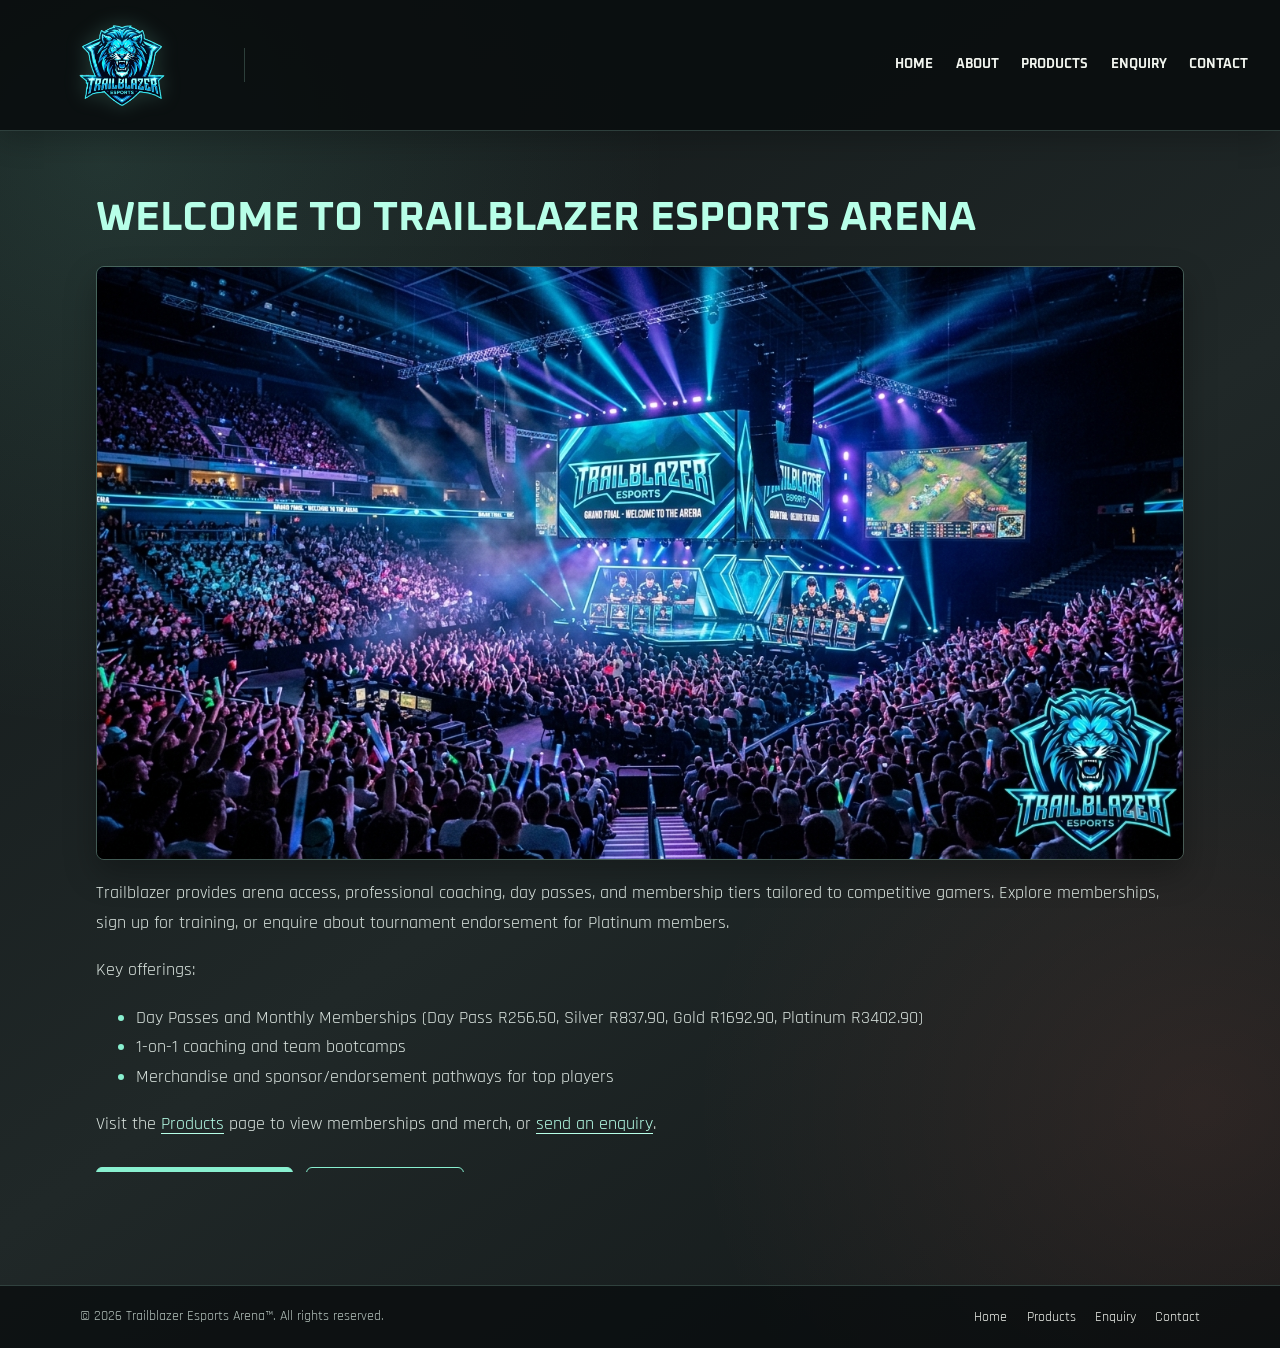
<file: index.html>
<!DOCTYPE html>
<html lang="en">
<head>
    <meta charset="UTF-8">
    <meta name="viewport" content="width=device-width, initial-scale=1.0">
    <title>Home</title>
    <link rel="icon" type="image/png" href="Images_Resources/TrailBlazer Logo.png">
    <link rel="stylesheet" href="CSS/style.css">
</head>
<body>
        <header class="site-header">
            <nav class="main-nav" aria-label="Main navigation">
                <a class="brand" href="index.html" aria-label="Trailblazer home">
                    <img src="Images_Resources/TrailBlazer Logo.png" alt="TrailBlazer Logo">
                </a>
                <div class="nav-links">
                    <a href="index.html">Home</a>
                    <a href="About.html">About</a>
                    <a href="Products.html">Products</a>
                    <a href="Enquiry.html">Enquiry</a>
                    <a href="Contact.html">Contact</a>
                </div>
            </nav>
        </header>

        <main>
            <h1>Welcome to Trailblazer Esports Arena</h1>
            <img src="Images_Resources/Arena.png" alt="Trailblazer esports arena" style="max-width: 100%; height: auto; display: block; margin: 1rem 0;">
            <p>Trailblazer provides arena access, professional coaching, day passes, and membership tiers tailored to competitive gamers. Explore memberships, sign up for training, or enquire about tournament endorsement for Platinum members.</p>
            <p>Key offerings:</p>
            <ul>
                <li>Day Passes and Monthly Memberships (Day Pass R256.50, Silver R837.90, Gold R1692.90, Platinum R3402.90)</li>
                <li>1-on-1 coaching and team bootcamps</li>
                <li>Merchandise and sponsor/endorsement pathways for top players</li>
            </ul>
            <p>Visit the <a href="Products.html">Products</a> page to view memberships and merch, or <a href="Enquiry.html">send an enquiry</a>.</p>
            <div class="page-actions">
                <a class="button-link" href="Products.html">Explore memberships</a>
                <a class="button-link secondary" href="Enquiry.html">Make an enquiry</a>
            </div>
        </main>
<footer class="site-footer">
    <p>&copy; 2026 Trailblazer Esports Arena&trade;. All rights reserved.</p>
    <nav class="footer-links" aria-label="Footer navigation">
        <a href="index.html">Home</a><a href="Products.html">Products</a><a href="Enquiry.html">Enquiry</a><a href="Contact.html">Contact</a>
    </nav>
</footer>
<script src="JS/page-transition.js" defer></script>
</body>
</html>
</file>
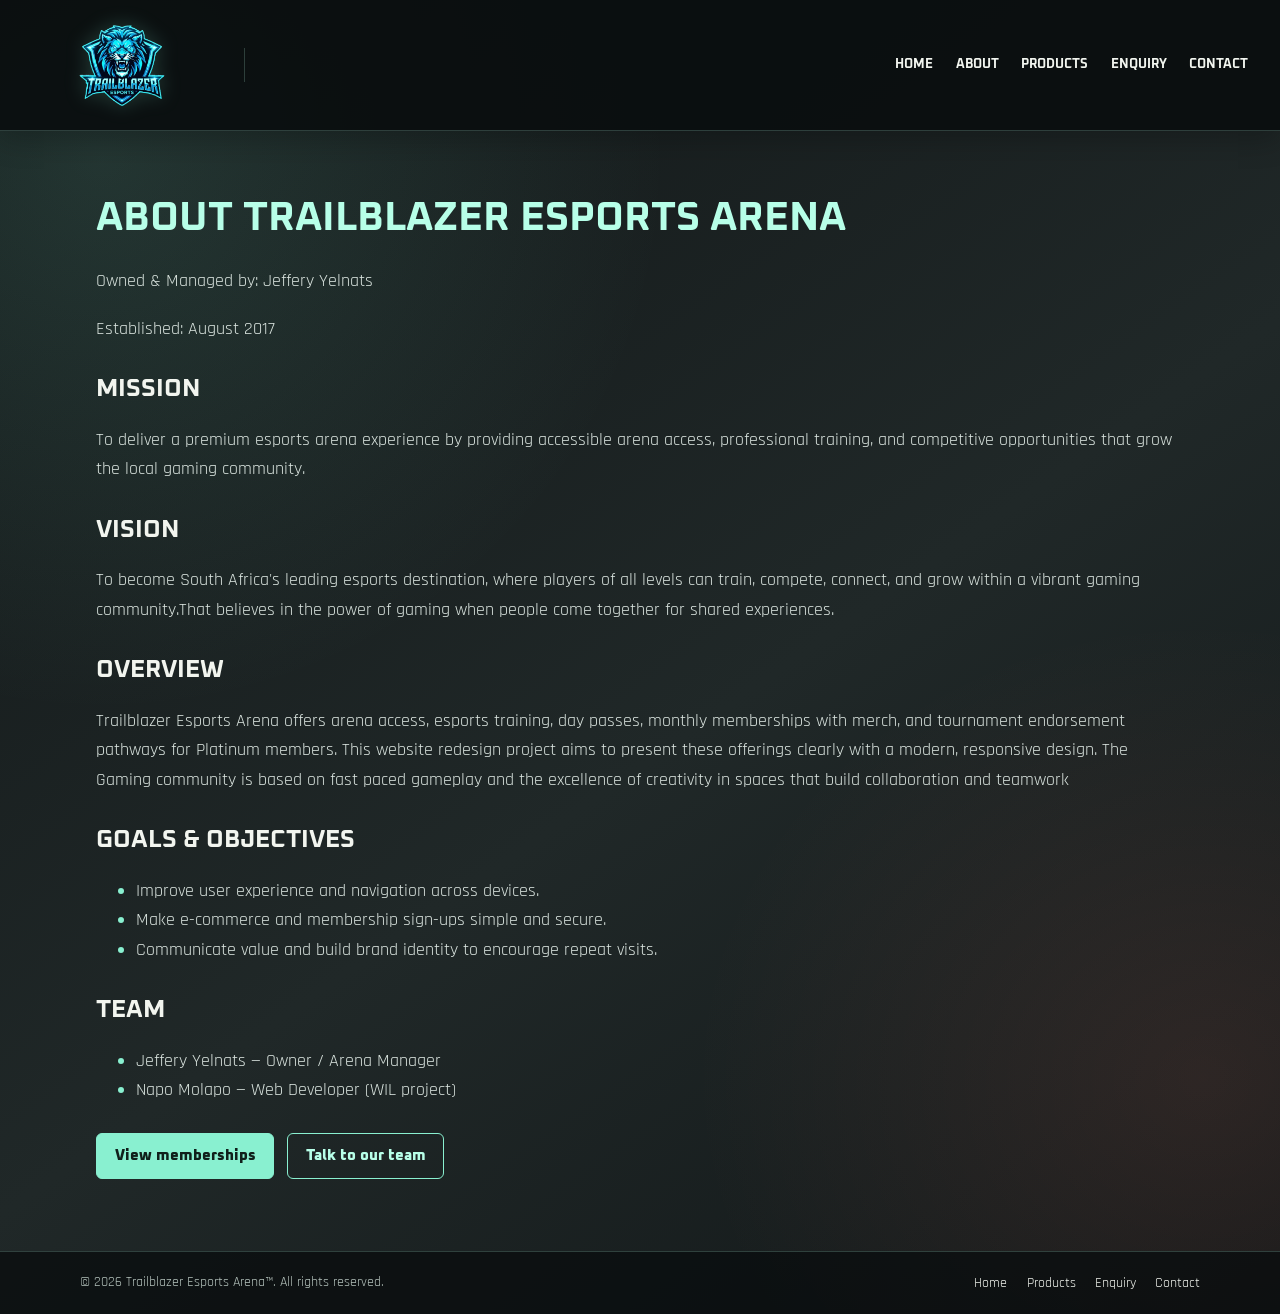
<file: About.html>
<!doctype html>
<html lang="en">
  <head>
    <meta charset="utf-8" />
    <meta name="viewport" content="width=device-width, initial-scale=1" />
    <title>About Us</title>
    <link rel="stylesheet" href="CSS/style.css">
  </head>
  <body>
    <header class="site-header">
      <nav class="main-nav" aria-label="Main navigation">
        <a class="brand" href="index.html" aria-label="Trailblazer home">
          <img src="Images_Resources/TrailBlazer Logo.png" alt="TrailBlazer Logo" />
        </a>
        <div class="nav-links">
          <a href="index.html">Home</a>
          <a href="About.html">About</a>
          <a href="Products.html">Products</a>
          <a href="Enquiry.html">Enquiry</a>
          <a href="Contact.html">Contact</a>
        </div>
      </nav>
    </header>
    <main>
      <h1>About Trailblazer Esports Arena</h1>
      <p>Owned &amp; Managed by: Jeffery Yelnats</p>
      <p>Established: August 2017</p>

      <h2>Mission</h2>
      <p>To deliver a premium esports arena experience by providing accessible arena access, professional training, and competitive opportunities that grow the local gaming community.</p>

      <h2>Vision</h2>
      <p>To become South Africa's leading esports destination, where players of all levels can train, compete, connect,
         and grow within a vibrant gaming community.That believes in the power of gaming when people come together for shared experiences.</p>

      <h2>Overview</h2>
      <p>Trailblazer Esports Arena offers arena access, esports training, day passes,
         monthly memberships with merch, and tournament endorsement pathways for Platinum members.
         This website redesign project aims to present these offerings clearly with a modern, responsive design.
        The Gaming community is based on fast paced gameplay and the excellence of creativity in spaces that build collaboration and teamwork</p>

      <h2>Goals &amp; Objectives</h2>
      <ul>
        <li>Improve user experience and navigation across devices.</li>
        <li>Make e-commerce and membership sign-ups simple and secure.</li>
        <li>Communicate value and build brand identity to encourage repeat visits.</li>
      </ul>

      <h2>Team</h2>
      <ul>
        <li>Jeffery Yelnats — Owner / Arena Manager</li>
        <li>Napo Molapo — Web Developer (WIL project)</li>
      </ul>
      <div class="page-actions">
        <a class="button-link" href="Products.html">View memberships</a>
        <a class="button-link secondary" href="Enquiry.html">Talk to our team</a>
      </div>
    </main>
    <footer class="site-footer">
      <p>&copy; 2026 Trailblazer Esports Arena&trade;. All rights reserved.</p>
      <nav class="footer-links" aria-label="Footer navigation">
        <a href="index.html">Home</a><a href="Products.html">Products</a><a href="Enquiry.html">Enquiry</a><a href="Contact.html">Contact</a>
      </nav>
    </footer>
    <script src="JS/page-transition.js" defer></script>
  </body>
</html>
</file>
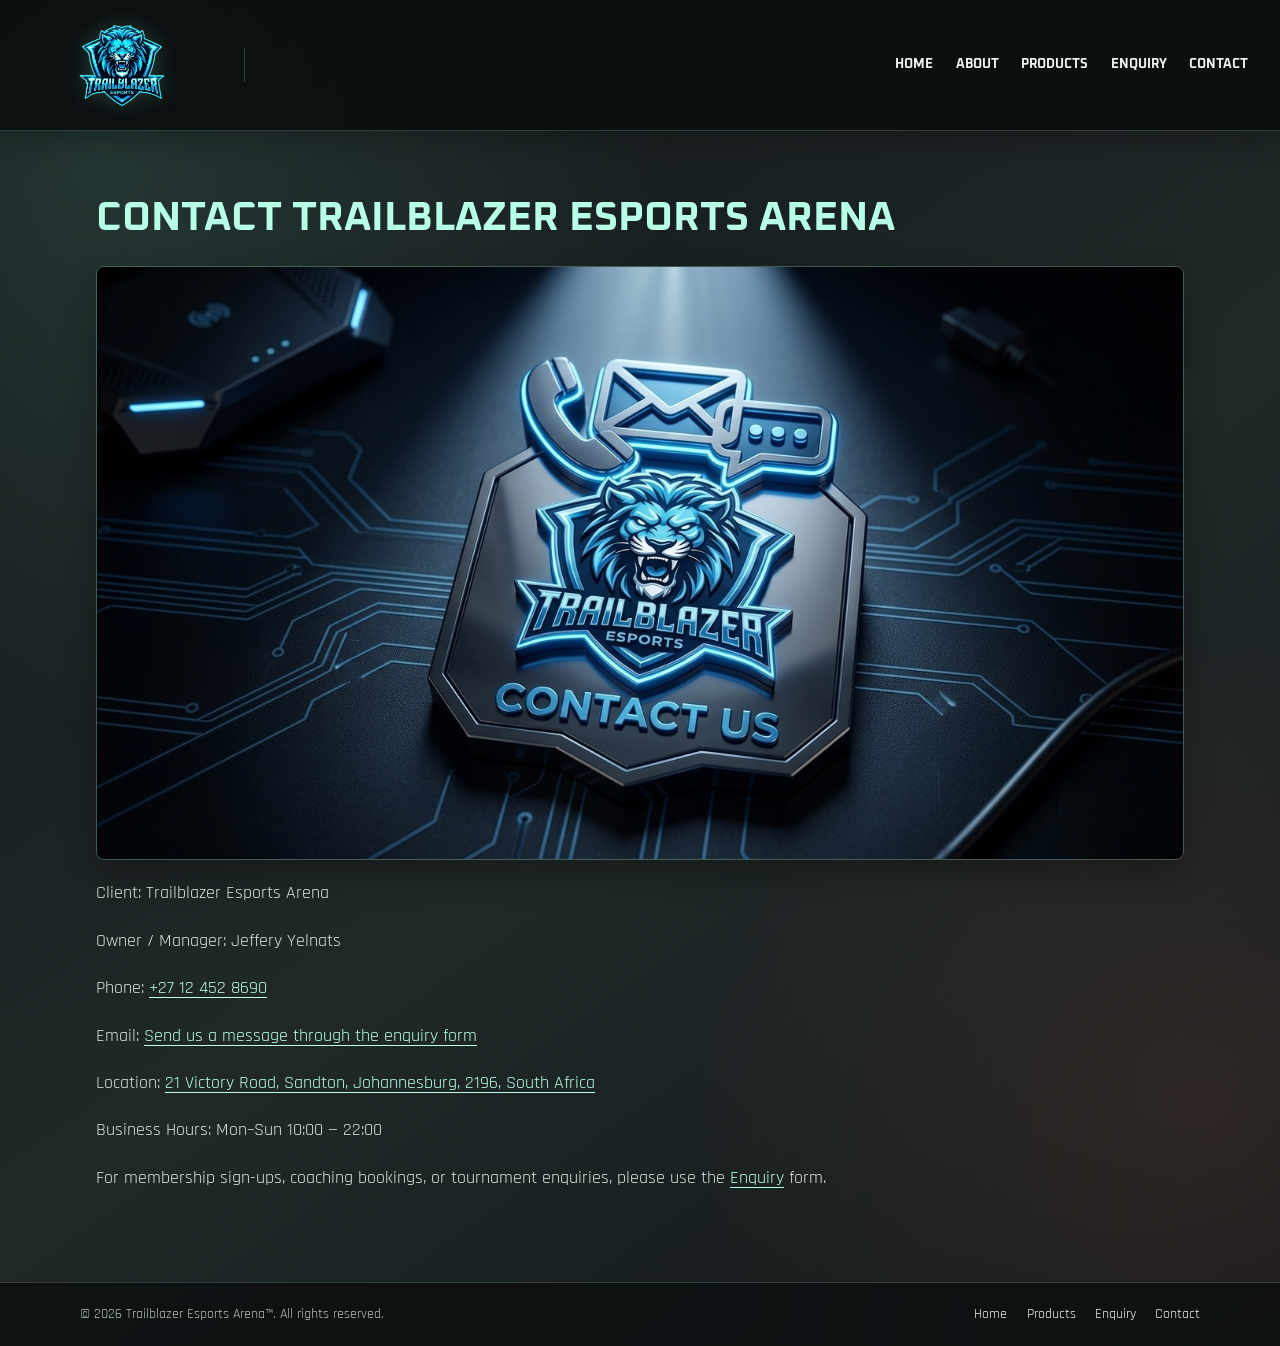
<file: Contact.html>
<!doctype html>
<html lang="en">
  <head>
    <meta charset="utf-8" />
    <meta name="viewport" content="width=device-width, initial-scale=1" />
    <title>Contact</title>
    <link rel="stylesheet" href="CSS/style.css">
  </head>
  <body>
    <header class="site-header">
      <nav class="main-nav" aria-label="Main navigation">
        <a class="brand" href="index.html" aria-label="Trailblazer home">
          <img src="Images_Resources/TrailBlazer Logo.png" alt="TrailBlazer Logo" />
        </a>
        <div class="nav-links">
          <a href="index.html">Home</a>
          <a href="About.html">About</a>
          <a href="Products.html">Products</a>
          <a href="Enquiry.html">Enquiry</a>
          <a href="Contact.html">Contact</a>
        </div>
      </nav>
    </header>
    <main>
      <h1>Contact Trailblazer Esports Arena</h1>
      <img src="Images_Resources/Contact us.jpg" alt="Trailblazer esports arena" style="max-width: 100%; height: auto; display: block; margin: 1rem 0;">
      <p>Client: Trailblazer Esports Arena</p>
      <p>Owner / Manager: Jeffery Yelnats</p>
      <p>Phone: <a href="tel:+27124528690">+27 12 452 8690</a></p>
      <p>Email: <a href="Enquiry.html">Send us a message through the enquiry form</a></p>
      <p>Location: <a href="https://www.google.com/maps/search/?api=1&amp;query=Trailblazer+Esports+Arena%2C+21+Victory+Road%2C+Sandton%2C+Johannesburg%2C+2196%2C+South+Africa" target="_blank" rel="noopener noreferrer">21 Victory Road, Sandton, Johannesburg, 2196, South Africa</a></p>
      <p>Business Hours: Mon–Sun 10:00 — 22:00</p>
      <p>For membership sign-ups, coaching bookings, or tournament enquiries, please use the <a href="Enquiry.html">Enquiry</a> form.</p>
    </main>
    <footer class="site-footer">
      <p>&copy; 2026 Trailblazer Esports Arena&trade;. All rights reserved.</p>
      <nav class="footer-links" aria-label="Footer navigation">
        <a href="index.html">Home</a><a href="Products.html">Products</a><a href="Enquiry.html">Enquiry</a><a href="Contact.html">Contact</a>
      </nav>
    </footer>
    <script src="JS/page-transition.js" defer></script>
  </body>
</html>
</file>
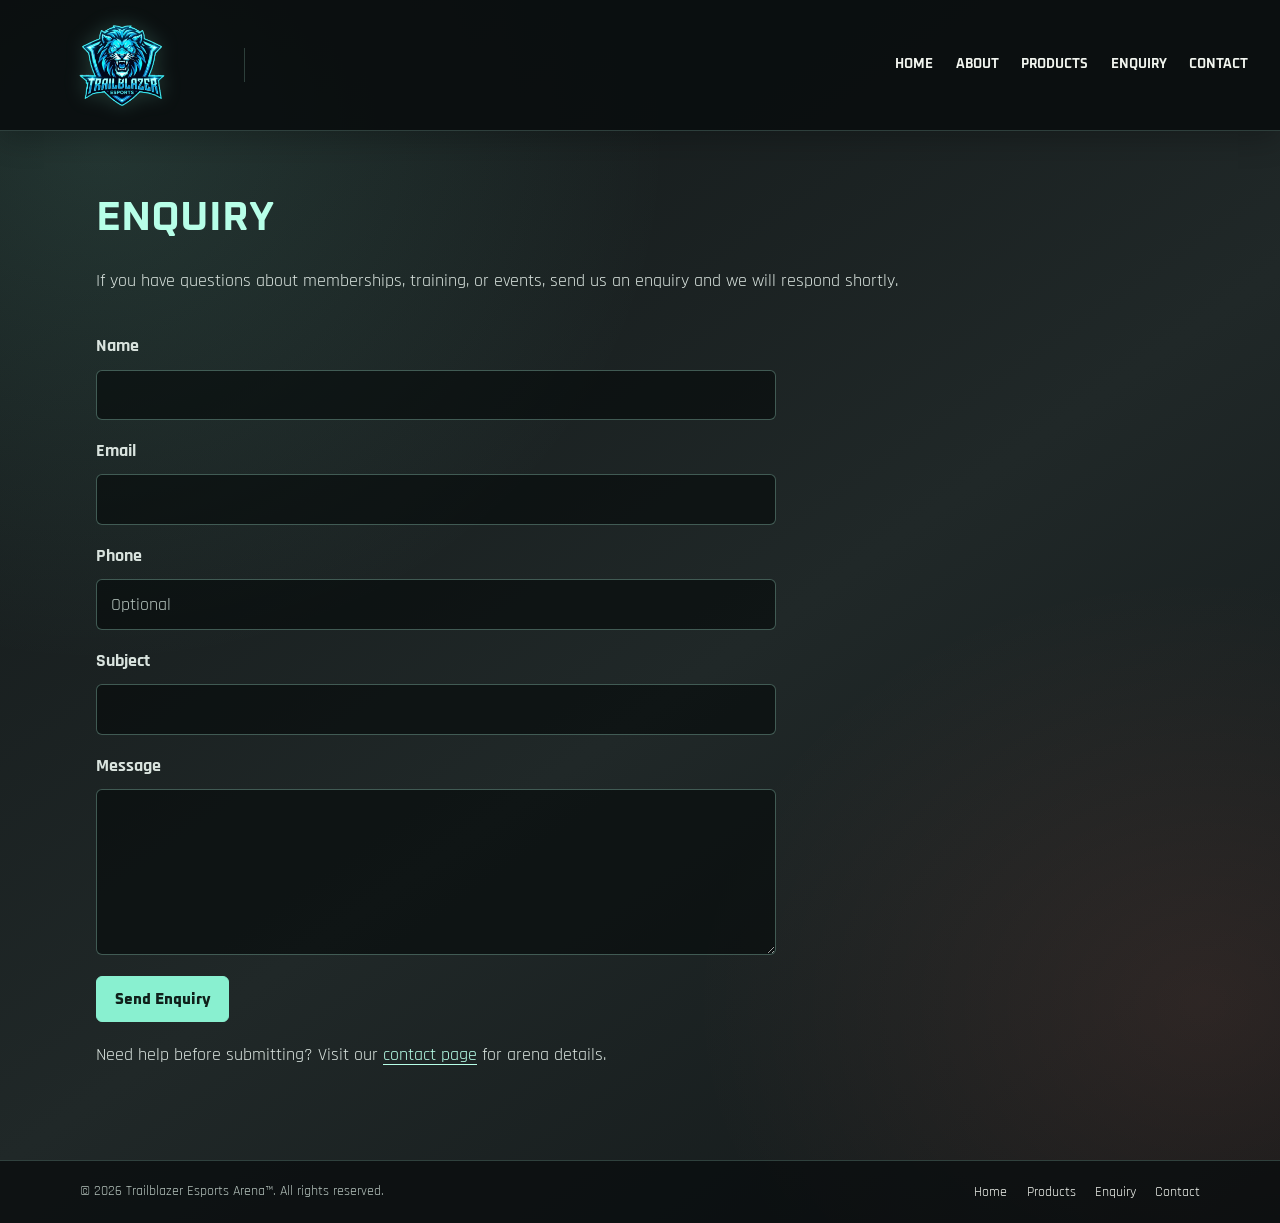
<file: Enquiry.html>
<!doctype html>
<html lang="en">
  <head>
    <meta charset="utf-8" />
    <meta name="viewport" content="width=device-width, initial-scale=1" />
    <meta name="description" content="Send Trailblazer Esports Arena an enquiry about memberships, coaching, tournaments, and events.">
    <meta name="keywords" content="Trailblazer enquiry, esports memberships, gaming coaching, tournament questions, arena events">
    <meta name="robots" content="index, follow">
    <meta property="og:title" content="Enquiry | Trailblazer Esports Arena">
    <meta property="og:description" content="Ask Trailblazer Esports Arena about memberships, coaching, tournaments, and events.">
    <meta property="og:image" content="Images_Resources/Arena.png">
    <meta name="twitter:card" content="summary_large_image">
    <title>Enquiry | Trailblazer Esports Arena</title>
    <link rel="icon" type="image/png" href="Images_Resources/TrailBlazer Logo.png">
    <link rel="stylesheet" href="CSS/style.css">
  </head>
  <body>
    <header class="site-header">
      <nav class="main-nav" aria-label="Main navigation">
        <a class="brand" href="index.html" aria-label="Trailblazer home">
          <img src="Images_Resources/TrailBlazer Logo.png" alt="TrailBlazer logo" />
        </a>
        <div class="nav-links">
          <a href="index.html">Home</a>
          <a href="About.html">About</a>
          <a href="Products.html">Products</a>
          <a href="Enquiry.html">Enquiry</a>
          <a href="Contact.html">Contact</a>
        </div>
      </nav>
    </header>
    <main>
      <h1>Enquiry</h1>
      <p>If you have questions about memberships, training, or events, send us an enquiry and we will respond shortly.</p>
      <form action="#" method="post">
        <label for="name">Name</label>
        <input id="name" name="name" type="text" autocomplete="name" required>
        <label for="email">Email</label>
        <input id="email" name="email" type="email" autocomplete="email" required>
        <label for="phone">Phone</label>
        <input id="phone" name="phone" type="tel" autocomplete="tel" placeholder="Optional">
        <label for="subject">Subject</label>
        <input id="subject" name="subject" type="text" required>
        <label for="message">Message</label>
        <textarea id="message" name="message" rows="6" required></textarea>
        <button type="submit">Send Enquiry</button>
      </form>
      <p>Need help before submitting? Visit our <a href="Contact.html">contact page</a> for arena details.</p>
    </main>
    <footer class="site-footer">
      <p>&copy; 2026 Trailblazer Esports Arena&trade;. All rights reserved.</p>
      <nav class="footer-links" aria-label="Footer navigation">
        <a href="index.html">Home</a><a href="Products.html">Products</a><a href="Enquiry.html">Enquiry</a><a href="Contact.html">Contact</a>
      </nav>
    </footer>
    <script src="JS/page-transition.js" defer></script>
  </body>
</html>
</file>
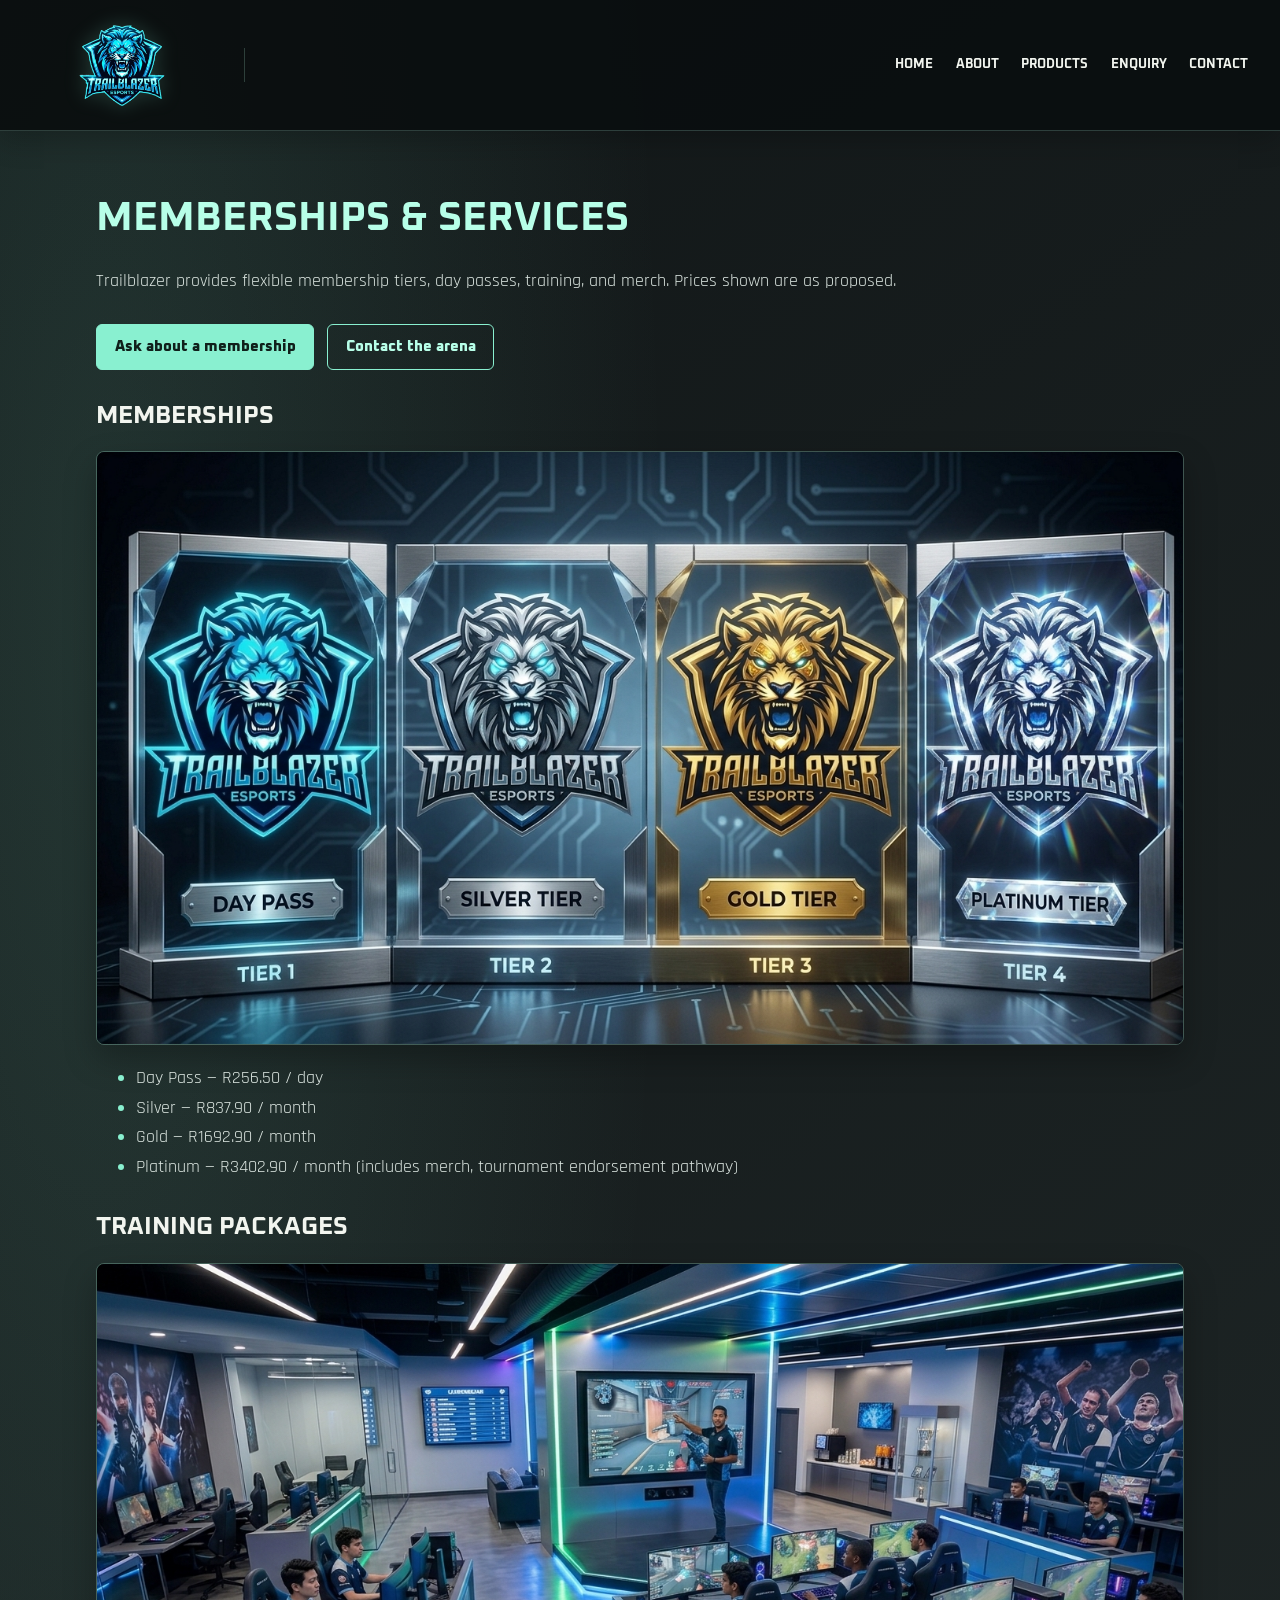
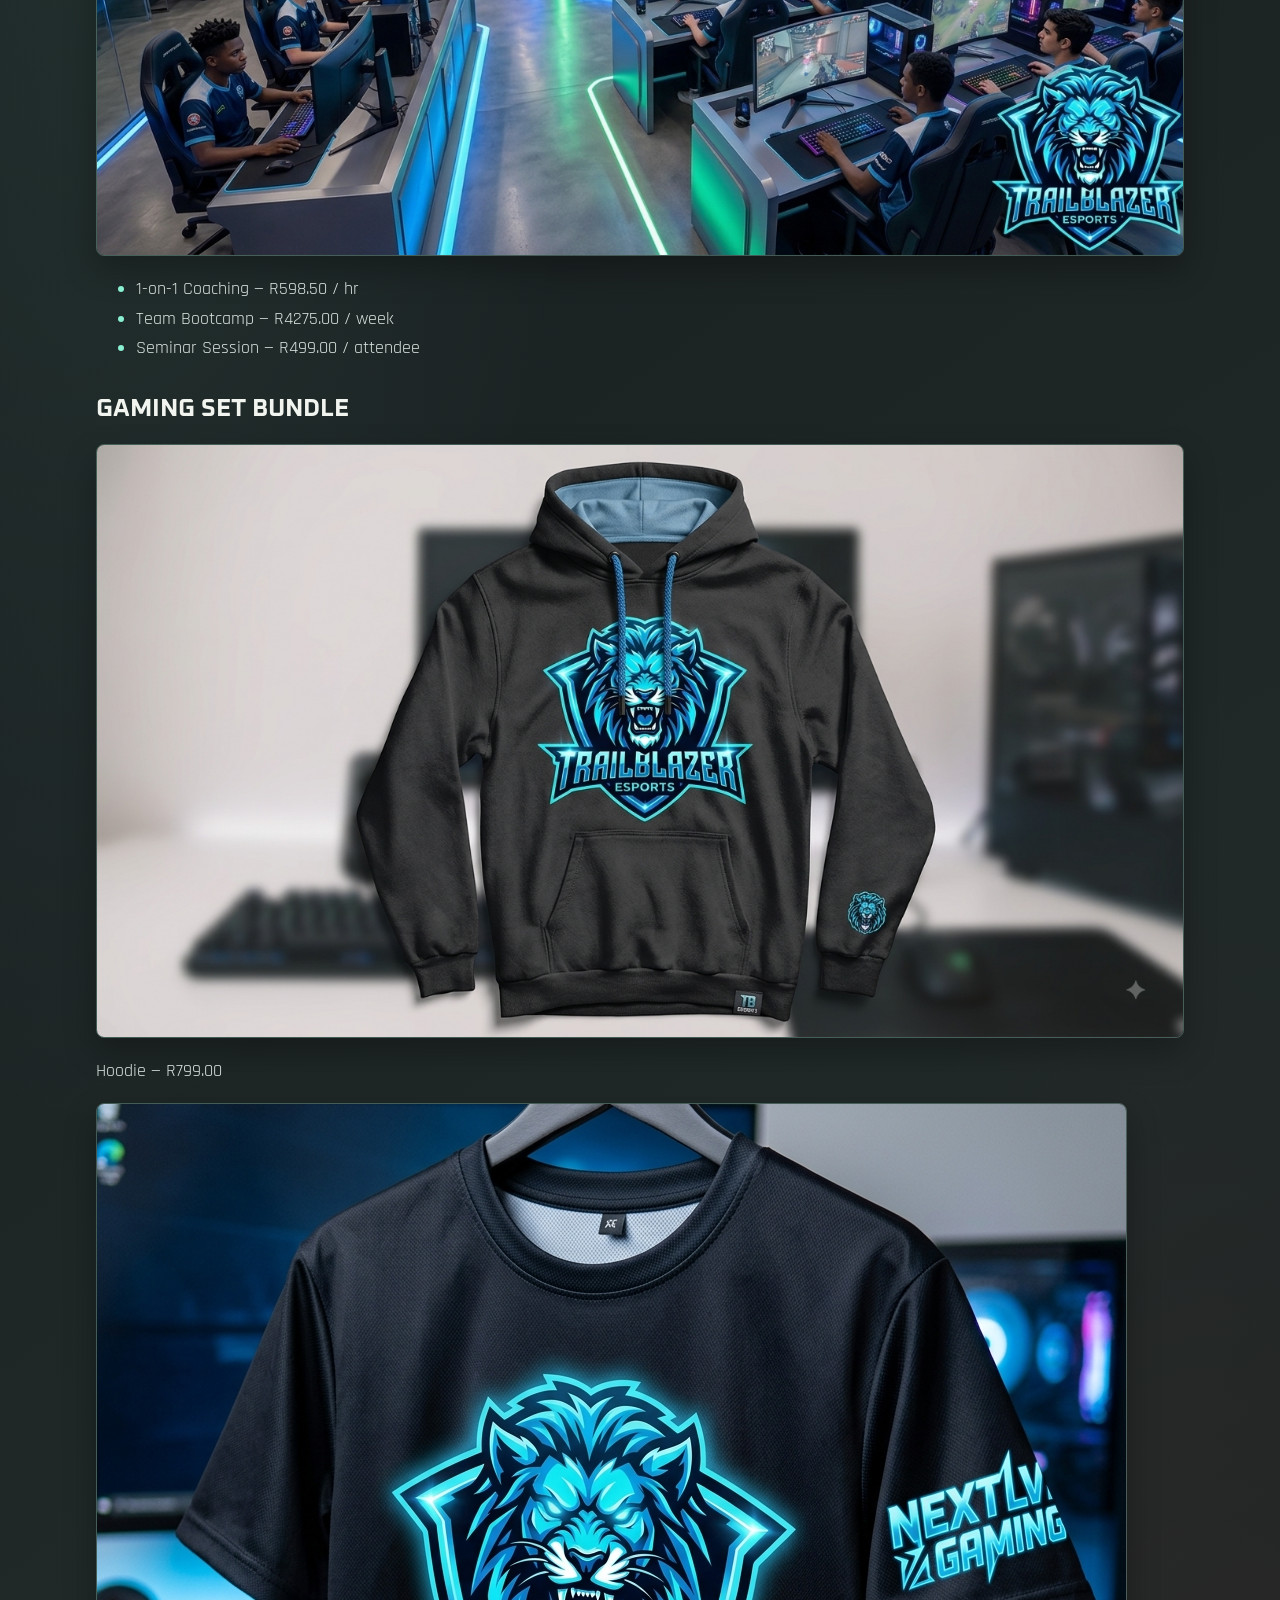
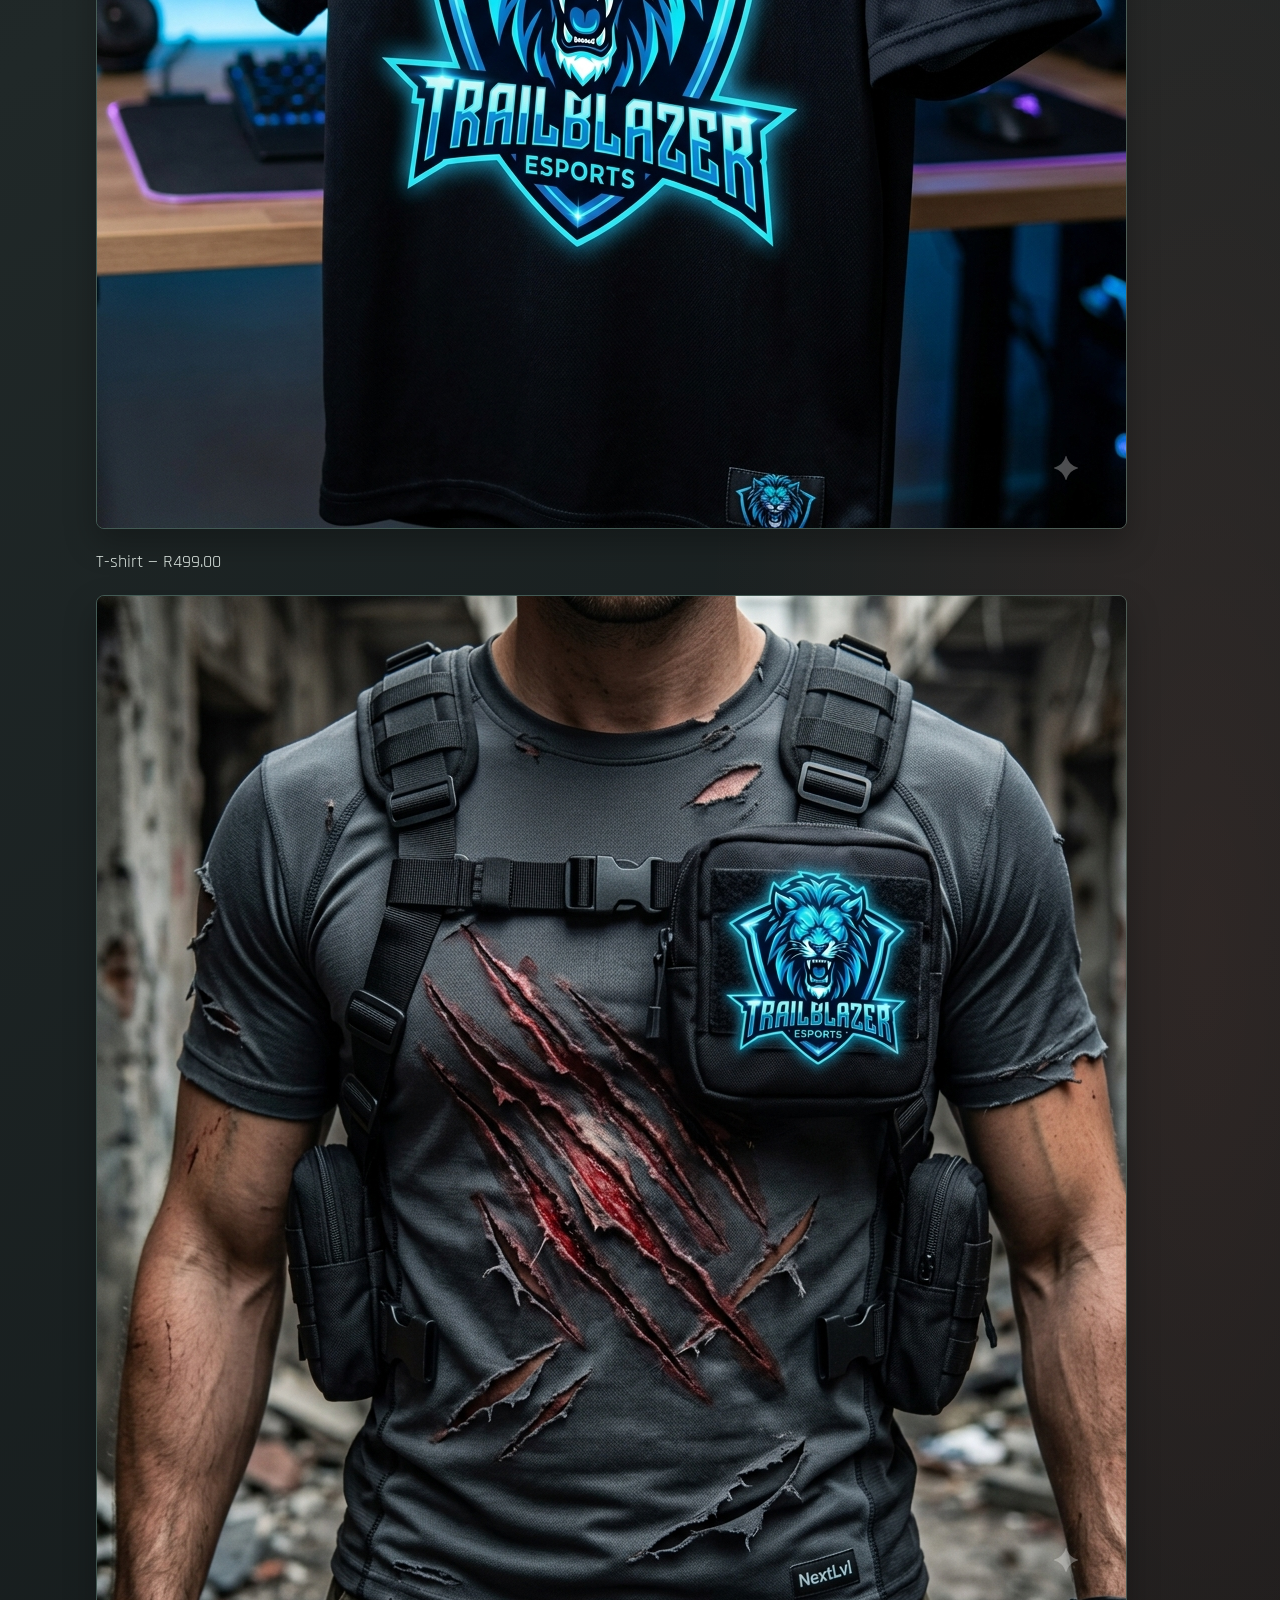
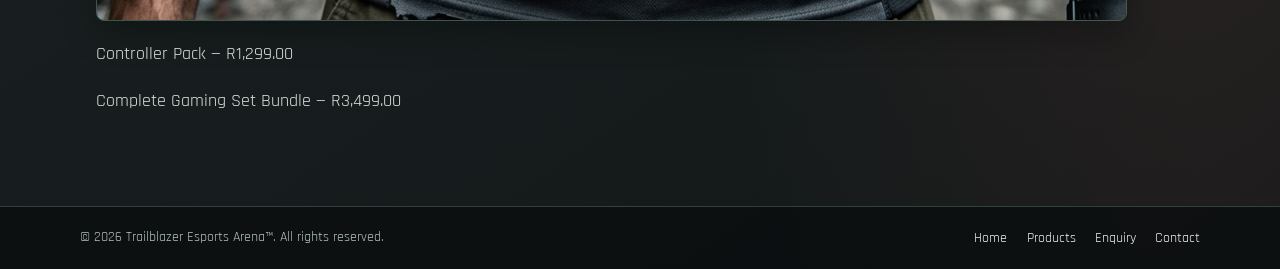
<file: Products.html>
<!doctype html>
<html lang="en">
  <head>
    <meta charset="utf-8" />
    <meta name="viewport" content="width=device-width, initial-scale=1" />
    <title>Products</title>
    <link rel="stylesheet" href="CSS/style.css">
  </head>
  <body>
    <header class="site-header">
      <nav class="main-nav" aria-label="Main navigation">
        <a class="brand" href="index.html" aria-label="Trailblazer home">
          <img src="Images_Resources/TrailBlazer Logo.png" alt="TrailBlazer Logo" />
        </a>
        <div class="nav-links">
          <a href="index.html">Home</a>
          <a href="About.html">About</a>
          <a href="Products.html">Products</a>
          <a href="Enquiry.html">Enquiry</a>
          <a href="Contact.html">Contact</a>
        </div>
      </nav>
    </header>
    <main>
      <h1>Memberships &amp; Services</h1>
      <p>Trailblazer provides flexible membership tiers, day passes, training, and merch. Prices shown are as proposed.</p>
      <div class="page-actions">
        <a class="button-link" href="Enquiry.html">Ask about a membership</a>
        <a class="button-link secondary" href="Contact.html">Contact the arena</a>
      </div>

      <section>
        <h2>Memberships</h2>
        <img src="Images_Resources/Membership.jpg" alt="Trailblazer membership arena access" style="max-width: 100%; height: auto; display: block; margin: 0.75rem 0;">
        <ul>
          <li>Day Pass — R256.50 / day</li>
          <li>Silver — R837.90 / month</li>
          <li>Gold — R1692.90 / month</li>
          <li>Platinum — R3402.90 / month (includes merch, tournament endorsement pathway)</li>
        </ul>
      </section>

      <section>
        <h2>Training Packages</h2>
        <img src="Images_Resources/Training.jpg" alt="Training and coaching at Trailblazer" style="max-width: 100%; height: auto; display: block; margin: 0.75rem 0;">
        <ul>
          <li>1-on-1 Coaching — R598.50 / hr</li>
          <li>Team Bootcamp — R4275.00 / week</li>
          <li>Seminar Session — R499.00 / attendee</li>
        </ul>
      </section>

      <section>
        <h2>Gaming Set Bundle</h2>
        <div>
          <img src="Images_Resources/Hoodie.png" alt="Trailblazer hoodie">
          <p>Hoodie — R799.00</p>
          <img src="Images_Resources/Shirt.png" alt="Trailblazer T-shirt">
          <p>T-shirt — R499.00</p>
          <img src="Images_Resources/ControllerPack.png" alt="Controller pack">
          <p>Controller Pack — R1,299.00</p>
        </div>
        <p>Complete Gaming Set Bundle — R3,499.00</p>
      </section>
    </main>
    <footer class="site-footer">
      <p>&copy; 2026 Trailblazer Esports Arena&trade;. All rights reserved.</p>
      <nav class="footer-links" aria-label="Footer navigation">
        <a href="index.html">Home</a><a href="Products.html">Products</a><a href="Enquiry.html">Enquiry</a><a href="Contact.html">Contact</a>
      </nav>
    </footer>
    <script src="JS/page-transition.js" defer></script>
  </body>
</html>
</file>
<file: CSS/style.css>
@import url("https://fonts.googleapis.com/css2?family=Oxanium:wght@400;500;600;700;800&family=Rajdhani:wght@400;500;600;700&display=swap");

:root {
  --night: #111617;
  --night-raised: #1b2222;
  --mint: #89f0d0;
  --mint-bright: #b7ffe8;
  --coral: #ff806b;
  --paper: #f2f5ef;
  --muted: #b5c3bd;
  --line: rgba(183, 255, 232, 0.2);
}

* { box-sizing: border-box; }

body {
  min-height: 100vh;
  margin: 0;
  color: var(--paper);
  font-family: "Rajdhani", "Trebuchet MS", sans-serif;
  font-size: 1.12rem;
  background:
    radial-gradient(ellipse at 8% 12%, rgba(137, 240, 208, 0.13), transparent 34%),
    radial-gradient(ellipse at 94% 82%, rgba(255, 128, 107, 0.1), transparent 30%),
    linear-gradient(145deg, #111617 0%, #202828 55%, #121718 100%);
}

main {
  width: min(1120px, calc(100% - 3rem));
  margin: 1.5rem auto;
  padding: 2.5rem 1rem 3rem;
  animation: content-arrive 650ms cubic-bezier(0.2, 0.7, 0.25, 1) both;
}

h1, h2, h3 {
  color: var(--paper);
  font-family: "Oxanium", "Arial Narrow", sans-serif;
  font-weight: 700;
  line-height: 1.16;
  text-transform: uppercase;
}

h1 {
  margin: 0 0 1.5rem;
  color: var(--mint-bright);
  font-size: 2.55rem;
}

h2 {
  margin-top: 2rem;
  font-size: 1.55rem;
}

p, li, label {
  color: #d9e3de;
  line-height: 1.65;
}

li::marker { color: var(--mint); }

a {
  color: var(--mint-bright);
  text-underline-offset: 0.22em;
  transition: color 220ms ease, background-color 220ms ease, border-color 220ms ease, transform 220ms ease;
}

a:hover { color: var(--coral); }

a:focus-visible, button:focus-visible, input:focus-visible, textarea:focus-visible {
  outline: 3px solid var(--coral);
  outline-offset: 3px;
}

img {
  display: block;
  max-width: 100%;
}

main img {
  border: 1px solid rgba(183, 255, 232, 0.25);
  border-radius: 8px;
  box-shadow: 0 14px 32px rgba(0, 0, 0, 0.28);
  transition: transform 320ms ease, box-shadow 320ms ease, filter 320ms ease;
}

main img:hover {
  transform: translateY(-3px);
  box-shadow: 0 18px 38px rgba(0, 0, 0, 0.34);
  filter: saturate(1.08);
}

.site-header {
  background: rgba(10, 14, 15, 0.94);
  border-bottom: 1px solid var(--line);
  box-shadow: 0 8px 28px rgba(0, 0, 0, 0.24);
}

.main-nav {
  width: min(1400px, 100%);
  min-height: 100px;
  margin: 0 auto;
  padding: 1rem 2rem;
  display: flex;
  align-items: center;
  gap: 2rem;
}

.brand {
  display: inline-flex;
  flex: 0 0 auto;
  align-items: center;
  justify-content: center;
  min-width: 180px;
  text-decoration: none;
}

.brand img {
  width: 180px;
  height: auto;
  filter: drop-shadow(0 0 10px rgba(137, 240, 208, 0.2));
}

.nav-links {
  display: flex;
  flex: 1;
  flex-wrap: wrap;
  justify-content: flex-end;
  gap: 0.35rem 1.4rem;
  padding-left: 1.75rem;
  border-left: 1px solid var(--line);
}

.nav-links a {
  position: relative;
  display: inline-block;
  padding: 0.55rem 0;
  color: var(--paper);
  font-family: "Oxanium", "Trebuchet MS", sans-serif;
  font-size: 0.82rem;
  font-weight: 700;
  text-decoration: none;
  text-transform: uppercase;
}

.nav-links a::after {
  position: absolute;
  right: 0;
  bottom: 0.2rem;
  left: 0;
  height: 2px;
  background: var(--mint);
  content: "";
  transform: scaleX(0);
  transform-origin: left;
  transition: transform 220ms ease;
}

.nav-links a:hover, .nav-links a:focus-visible { color: var(--mint); transform: translateY(-2px); }
.nav-links a:hover::after, .nav-links a:focus-visible::after { transform: scaleX(1); }

.page-actions {
  display: flex;
  flex-wrap: wrap;
  gap: 0.8rem;
  margin-top: 1.75rem;
}

.button-link, button {
  display: inline-flex;
  min-height: 46px;
  align-items: center;
  justify-content: center;
  padding: 0.7rem 1.1rem;
  border: 1px solid var(--mint);
  border-radius: 6px;
  background: var(--mint);
  color: #10201b;
  font: 700 0.95rem "Oxanium", "Trebuchet MS", sans-serif;
  font-weight: 800;
  text-decoration: none;
  cursor: pointer;
}

.button-link:hover, button:hover {
  border-color: var(--mint-bright);
  background: var(--mint-bright);
  color: #10201b;
}

.button-link.secondary {
  background: transparent;
  color: var(--mint-bright);
}

.button-link.secondary:hover { background: rgba(137, 240, 208, 0.1); }

form {
  display: grid;
  max-width: 680px;
  gap: 0.55rem;
  margin-top: 1.75rem;
}

form label { margin-top: 0.45rem; font-weight: 700; }

input, textarea {
  width: 100%;
  padding: 0.8rem 0.9rem;
  border: 1px solid rgba(183, 255, 232, 0.3);
  border-radius: 6px;
  background: rgba(7, 11, 12, 0.65);
  color: var(--paper);
  font: inherit;
}

input::placeholder, textarea::placeholder { color: var(--muted); }
textarea { resize: vertical; }
form button { justify-self: start; margin-top: 0.8rem; }

.site-footer {
  display: flex;
  flex-wrap: wrap;
  align-items: center;
  justify-content: space-between;
  gap: 0.75rem 2rem;
  padding: 1.2rem max(1.5rem, calc((100% - 1120px) / 2));
  border-top: 1px solid var(--line);
  background: rgba(10, 14, 15, 0.82);
}

.site-footer p { margin: 0; color: var(--muted); font-size: 0.9rem; }

.footer-links {
  display: flex;
  flex-wrap: wrap;
  gap: 0.55rem 1.2rem;
}

.footer-links a {
  color: var(--paper);
  font-size: 0.85rem;
  text-decoration: none;
}

.footer-links a:hover { color: var(--mint); }

.page-transition {
  position: fixed;
  z-index: 9999;
  inset: 0;
  display: grid;
  place-items: center;
  background: rgba(10, 14, 15, 0.68);
  -webkit-backdrop-filter: blur(12px);
  backdrop-filter: blur(12px);
  opacity: 0;
  pointer-events: none;
  transition: opacity var(--transition-duration, 1.75s) ease;
}

@keyframes content-arrive {
  from { opacity: 0; transform: translateY(12px); }
  to { opacity: 1; transform: translateY(0); }
}

.page-transition.is-visible { opacity: 1; pointer-events: auto; }

.page-transition img {
  width: min(230px, 58vw);
  max-height: 34vh;
  object-fit: contain;
  border: 0;
  box-shadow: none;
  filter: drop-shadow(0 0 24px rgba(137, 240, 208, 0.5));
  animation: transition-logo 1.8s ease-in-out infinite alternate;
}

@keyframes transition-logo {
  from { transform: scale(0.96); }
  to { transform: scale(1.04); }
}

@media (max-width: 900px) {
  .main-nav { flex-direction: column; justify-content: center; gap: 0.75rem; }
  .brand { width: 100%; }
  .nav-links { width: 100%; justify-content: center; padding: 0.75rem 0 0; border-top: 1px solid var(--line); border-left: 0; }
}

@media (max-width: 520px) {
  main { width: calc(100% - 1.25rem); margin: 1rem auto; padding: 1.5rem 1.1rem 2rem; }
  h1 { font-size: 1.9rem; }
  .main-nav { padding: 1rem; }
  .brand img { width: 160px; }
  .nav-links { gap: 0.3rem 1rem; }
  .page-actions { flex-direction: column; align-items: stretch; }
  .site-footer { align-items: flex-start; flex-direction: column; padding: 1.2rem; }
}

@media (prefers-reduced-motion: reduce) {
  *, *::before, *::after { scroll-behavior: auto !important; }
  main { animation: none; }
  main img:hover, .nav-links a:hover { transform: none; }
  .page-transition img { animation: none; }
  a, button, main img, .page-transition { transition-duration: 0.01ms !important; }
}
</file>
